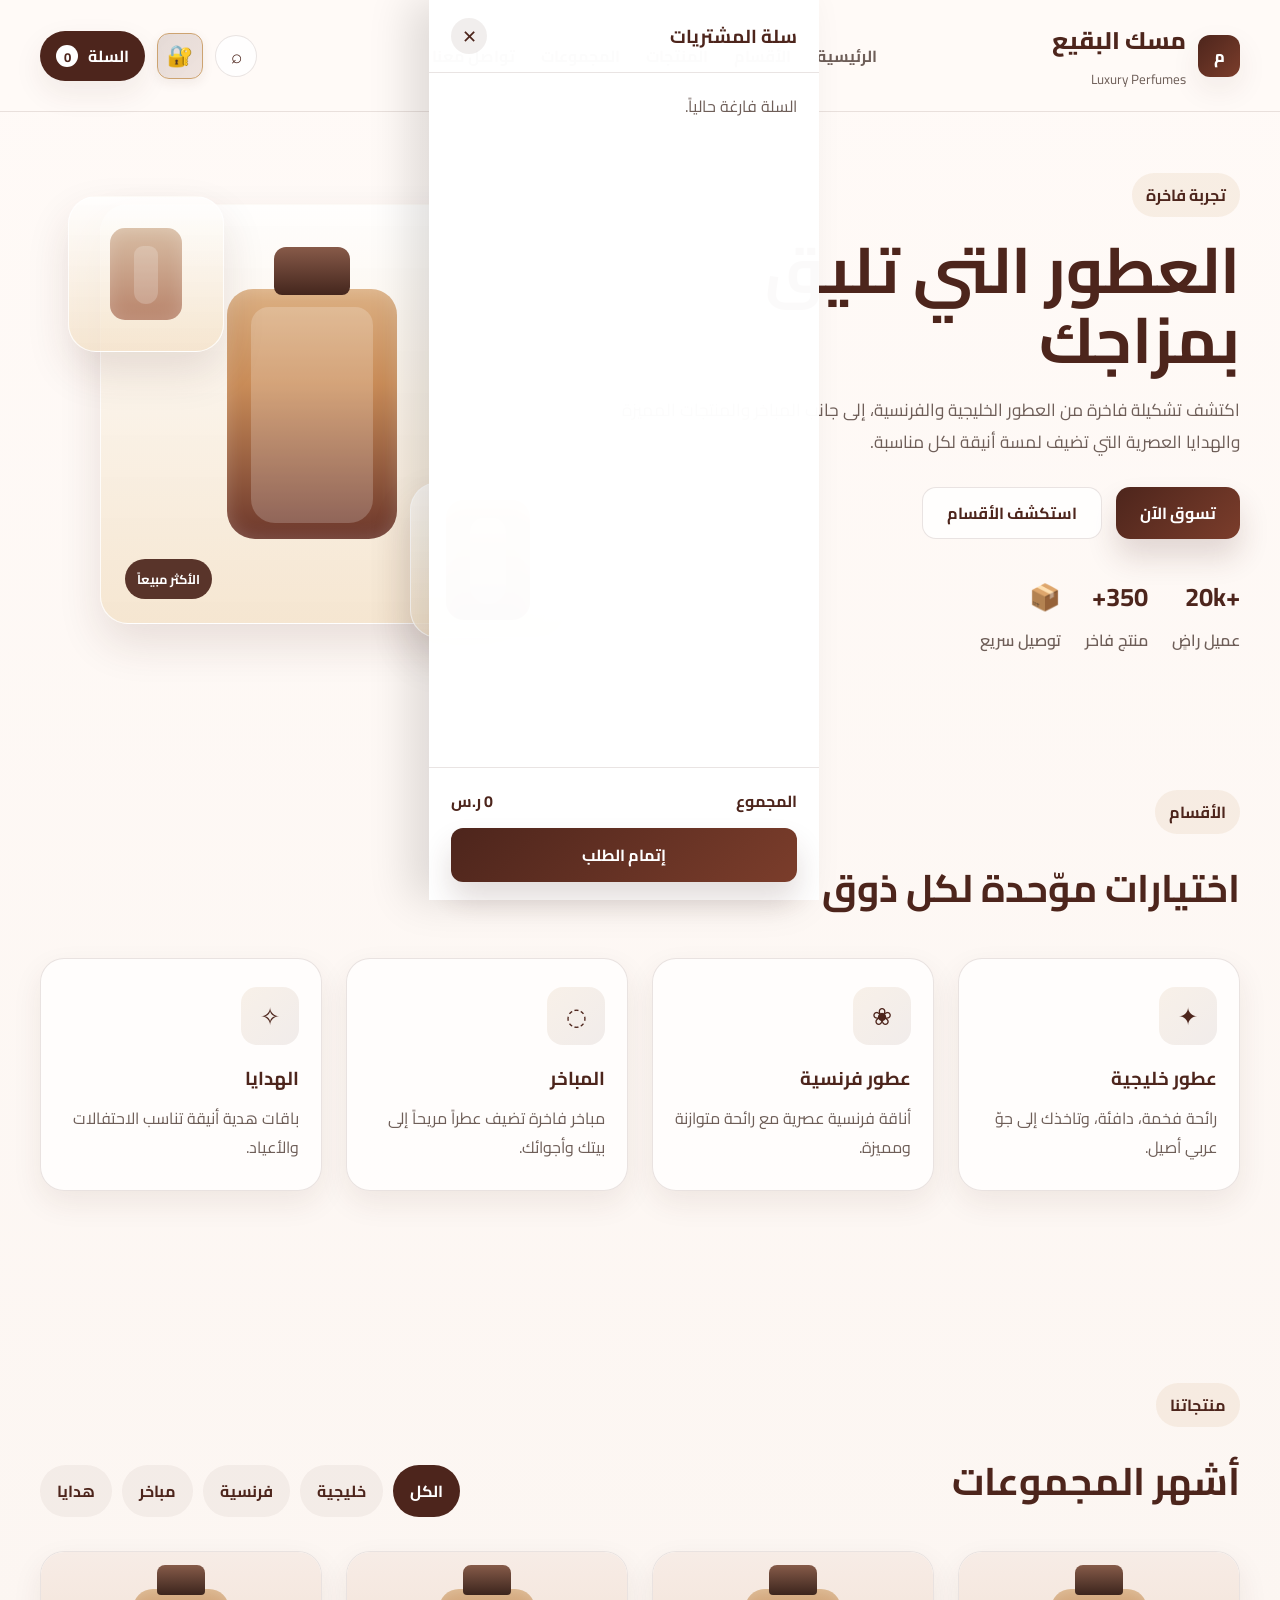
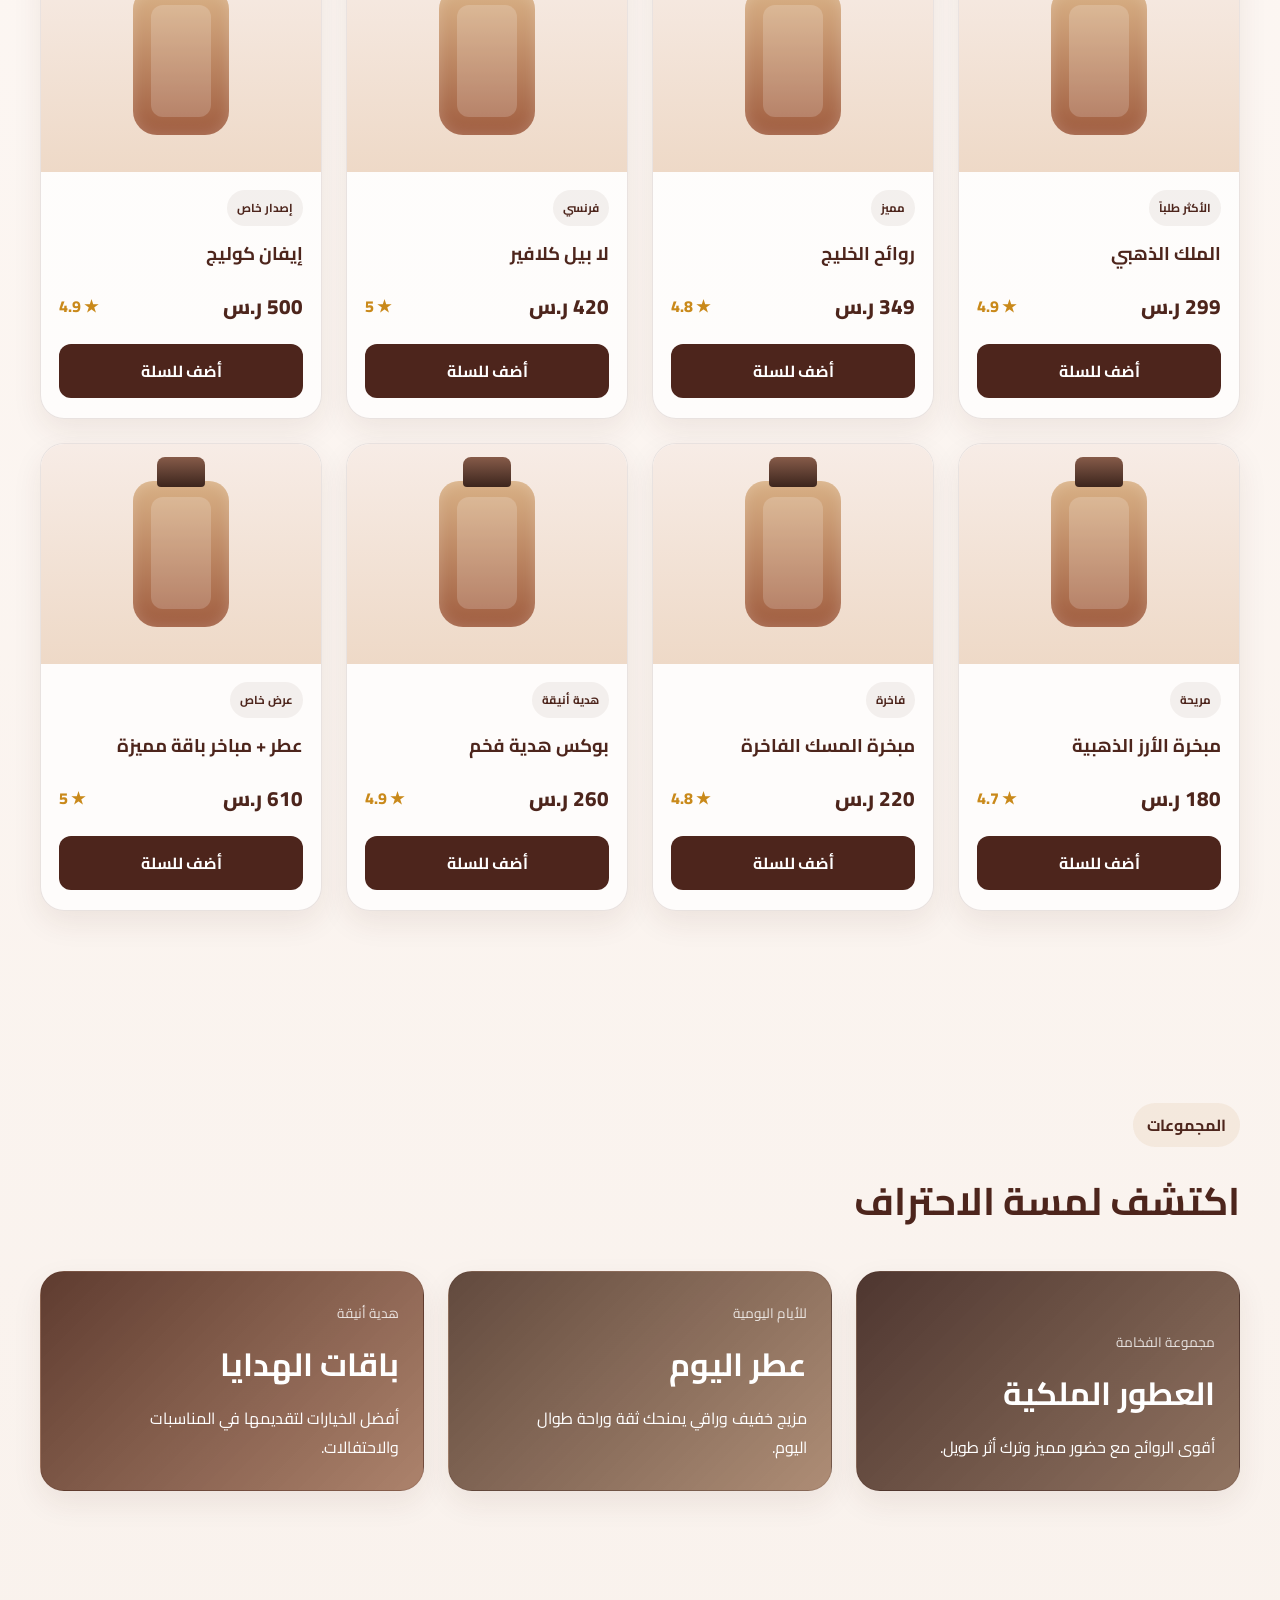
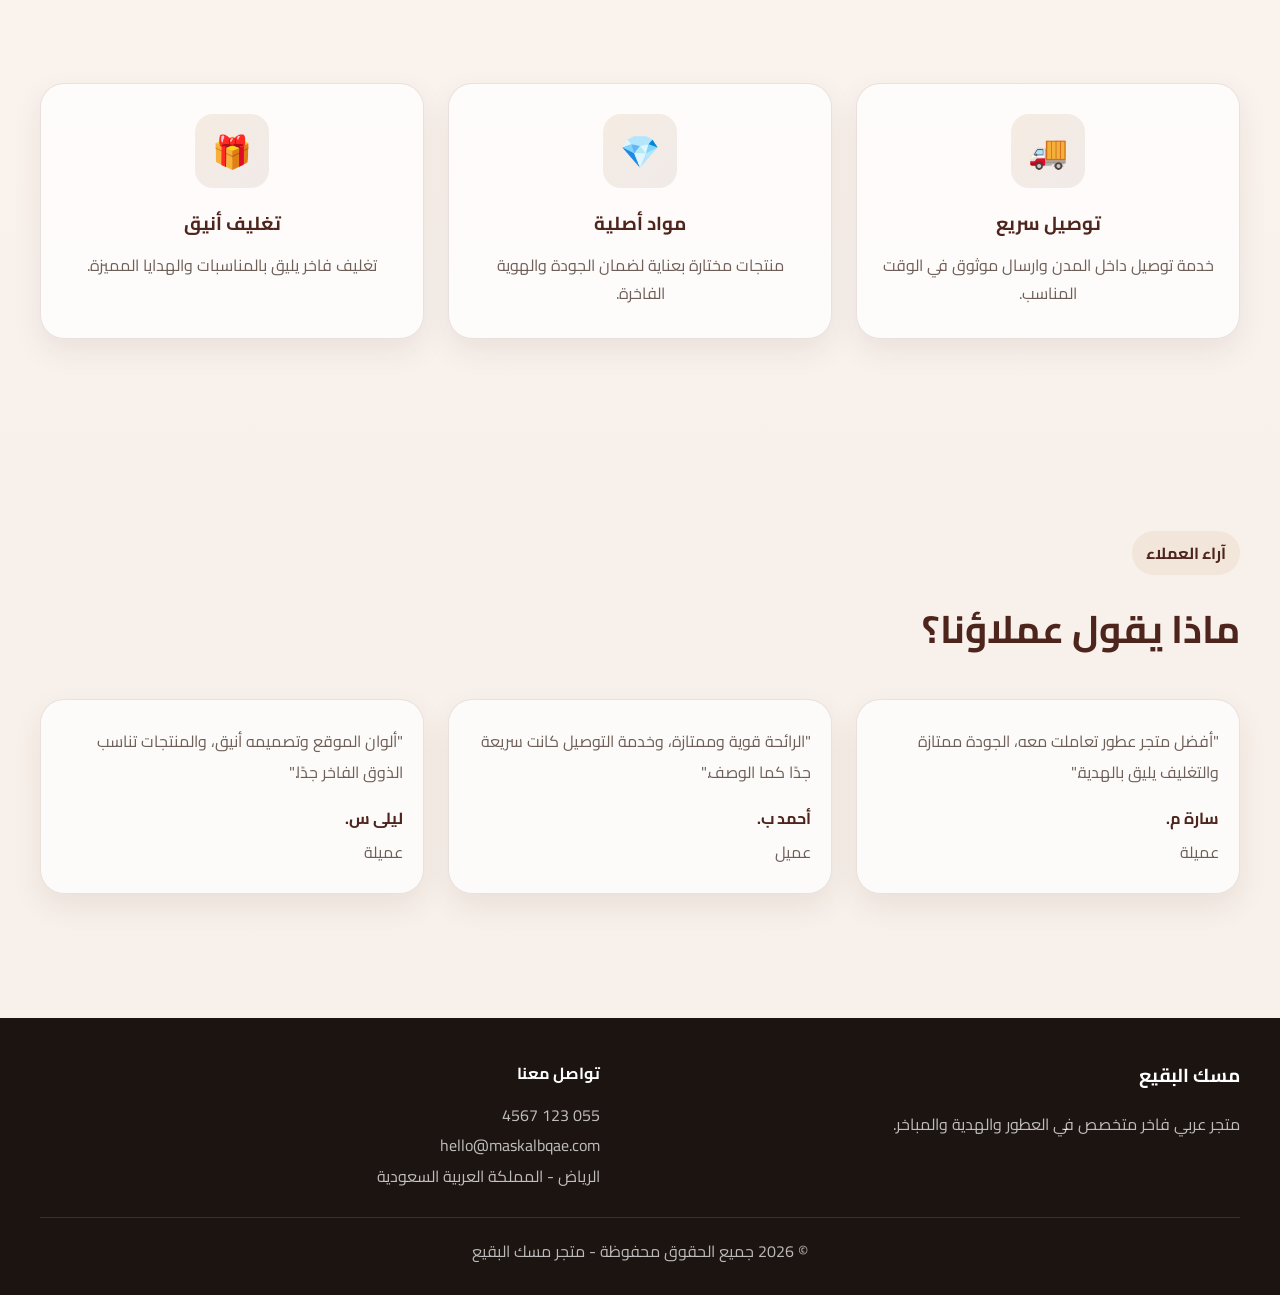
<file: index.html>
<!DOCTYPE html>
<html lang="ar" dir="rtl">
  <head>
    <meta charset="UTF-8" />
    <meta name="viewport" content="width=device-width, initial-scale=1.0" />
    <title>مسك البقيع | متجر العطور الفاخر</title>
    <meta
      name="description"
      content="متجر مسك البقيع للعطور الفاخرة والمباخر والهدايا، يقدم أفضل العطور الخليجية والفرنسية بمذاق فخم."
    />
    <link rel="preconnect" href="https://fonts.googleapis.com" />
    <link rel="preconnect" href="https://fonts.gstatic.com" crossorigin />
    <link
      href="https://fonts.googleapis.com/css2?family=Cairo:wght@400;500;600;700;800&display=swap"
      rel="stylesheet"
    />
    <link rel="stylesheet" href="styles.css" />
  </head>
  <body>
    <header class="topbar">
      <div class="container nav">
        <div class="logo-wrap">
          <div class="logo-badge">م</div>
          <div>
            <p class="brand-name">مسك البقيع</p>
            <small>Luxury Perfumes</small>
          </div>
        </div>

        <nav class="main-nav" aria-label="التنقل الرئيسي">
          <a href="#home">الرئيسية</a>
          <a href="#categories">الأقسام</a>
          <a href="#products">المنتجات</a>
          <a href="#collections">المجموعات</a>
          <a href="#contact">تواصل معنا</a>
        </nav>

        <div class="nav-actions">
          <button class="icon-btn" aria-label="بحث">⌕</button>
          <a href="admin.html" class="admin-btn" aria-label="دخول الإدارة" title="لوحة التحكم">🔐</a>
          <button class="cart-btn" id="cartToggle" aria-label="سلة المشتريات">
            <span>السلة</span>
            <span id="cart-count" class="cart-count">0</span>
          </button>
        </div>
      </div>
    </header>

    <main id="home">
      <section class="hero">
        <div class="container hero-inner">
          <div class="hero-copy">
            <span class="eyebrow">تجربة فاخرة</span>
            <h1>العطور التي تليق بمزاجك</h1>
            <p>
              اكتشف تشكيلة فاخرة من العطور الخليجية والفرنسية، إلى جانب المباخر
              والمنتجات المميزة والهدايا العصرية التي تضيف لمسة أنيقة لكل مناسبة.
            </p>

            <div class="cta-row">
              <a href="#products" class="primary-btn">تسوق الآن</a>
              <a href="#categories" class="secondary-btn">استكشف الأقسام</a>
            </div>

            <div class="hero-stats">
              <div>
                <strong>+20k</strong>
                <span>عميل راضٍ</span>
              </div>
              <div>
                <strong>350+</strong>
                <span>منتج فاخر</span>
              </div>
              <div>
                <strong>📦</strong>
                <span>توصيل سريع</span>
              </div>
            </div>
          </div>

          <div class="hero-visual" aria-label="منتجات العطور">
            <div class="glass-panel panel-main">
              <div class="bottle bottle-lg">
                <span class="bottle-cap"></span>
              </div>
              <div class="floating-badge">الأكثر مبيعاً</div>
            </div>

            <div class="glass-panel mini one">
              <div class="bottle bottle-md"></div>
            </div>

            <div class="glass-panel mini two">
              <div class="bottle bottle-sm muted"></div>
            </div>
          </div>
        </div>
      </section>

      <section id="categories" class="categories section-space">
        <div class="container">
          <div class="section-heading">
            <span class="eyebrow">الأقسام</span>
            <h2>اختيارات موّحدة لكل ذوق</h2>
          </div>

          <div class="category-grid">
            <article class="category-card category-gulf">
              <div class="icon">✦</div>
              <h3>عطور خليجية</h3>
              <p>رائحة فخمة، دافئة، وتاخذك إلى جوّ عربي أصيل.</p>
            </article>

            <article class="category-card category-french">
              <div class="icon">❀</div>
              <h3>عطور فرنسية</h3>
              <p>أناقة فرنسية عصرية مع رائحة متوازنة ومميزة.</p>
            </article>

            <article class="category-card category-incense">
              <div class="icon">◌</div>
              <h3>المباخر</h3>
              <p>مباخر فاخرة تضيف عطراً مريحاً إلى بيتك وأجوائك.</p>
            </article>

            <article class="category-card category-gifts">
              <div class="icon">✧</div>
              <h3>الهدايا</h3>
              <p>باقات هدية أنيقة تناسب الاحتفالات والأعياد.</p>
            </article>
          </div>
        </div>
      </section>

      <section id="products" class="products section-space">
        <div class="container">
          <div class="section-heading split-heading">
            <div>
              <span class="eyebrow">منتجاتنا</span>
              <h2>أشهر المجموعات</h2>
            </div>

            <div class="filter-bar" aria-label="تصفية المنتجات">
              <button class="filter-btn active" data-filter="all">الكل</button>
              <button class="filter-btn" data-filter="gulf">خليجية</button>
              <button class="filter-btn" data-filter="french">فرنسية</button>
              <button class="filter-btn" data-filter="incense">مباخر</button>
              <button class="filter-btn" data-filter="gifts">هدايا</button>
            </div>
          </div>

          <div class="product-grid" id="products-grid" aria-live="polite"></div>
        </div>
      </section>

      <section id="collections" class="collections section-space">
        <div class="container">
          <div class="section-heading">
            <span class="eyebrow">المجموعات</span>
            <h2>اكتشف لمسة الاحتراف</h2>
          </div>

          <div class="collection-grid">
            <article class="collection-box collection-royal">
              <span>مجموعة الفخامة</span>
              <h3>العطور الملكية</h3>
              <p>أقوى الروائح مع حضور مميز وترك أثر طويل.</p>
            </article>

            <article class="collection-box collection-daily">
              <span>للأيام اليومية</span>
              <h3>عطر اليوم</h3>
              <p>مزيج خفيف وراقي يمنحك ثقة وراحة طوال اليوم.</p>
            </article>

            <article class="collection-box collection-gift">
              <span>هدية أنيقة</span>
              <h3>باقات الهدايا</h3>
              <p>أفضل الخيارات لتقديمها في المناسبات والاحتفالات.</p>
            </article>
          </div>
        </div>
      </section>

      <section class="features section-space">
        <div class="container">
          <div class="feature-grid">
            <div class="feature-item">
              <div class="feature-icon">🚚</div>
              <h3>توصيل سريع</h3>
              <p>خدمة توصيل داخل المدن وارسال موثوق في الوقت المناسب.</p>
            </div>
            <div class="feature-item">
              <div class="feature-icon">💎</div>
              <h3>مواد أصلية</h3>
              <p>منتجات مختارة بعناية لضمان الجودة والهوية الفاخرة.</p>
            </div>
            <div class="feature-item">
              <div class="feature-icon">🎁</div>
              <h3>تغليف أنيق</h3>
              <p>تغليف فاخر يليق بالمناسبات والهدايا المميزة.</p>
            </div>
          </div>
        </div>
      </section>

      <section class="testimonials section-space">
        <div class="container">
          <div class="section-heading">
            <span class="eyebrow">آراء العملاء</span>
            <h2>ماذا يقول عملاؤنا؟</h2>
          </div>

          <div class="testimonial-grid">
            <div class="testimonial-card">
              <p>"أفضل متجر عطور تعاملت معه، الجودة ممتازة والتغليف يليق بالهدية."</p>
              <div class="person">
                <strong>سارة م.</strong>
                <span>عميلة</span>
              </div>
            </div>

            <div class="testimonial-card">
              <p>"الرائحة قوية وممتازة، وخدمة التوصيل كانت سريعة جدًا كما الوصف."</p>
              <div class="person">
                <strong>أحمد ب.</strong>
                <span>عميل</span>
              </div>
            </div>

            <div class="testimonial-card">
              <p>"ألوان الموقع وتصميمه أنيق، والمنتجات تناسب الذوق الفاخر جدًا."</p>
              <div class="person">
                <strong>ليلى س.</strong>
                <span>عميلة</span>
              </div>
            </div>
          </div>
        </div>
      </section>
    </main>

    <aside class="cart-panel" id="cartPanel" aria-label="سلة المشتريات">
      <div class="cart-header">
        <h3>سلة المشتريات</h3>
        <button class="close-cart" id="closeCart" aria-label="إغلاق السلة">✕</button>
      </div>

      <div class="cart-items" id="cartItems">
        <p class="empty-cart">السلة فارغة حالياً.</p>
      </div>

      <div class="cart-footer">
        <div class="cart-summary">
          <span>المجموع</span>
          <strong id="cartTotal">0 ر.س</strong>
        </div>
        <button class="checkout-btn">إتمام الطلب</button>
      </div>
    </aside>

    <div class="modal hidden" id="productModal" aria-hidden="true">
      <div class="modal-content">
        <button class="modal-close" id="closeModal" aria-label="إغلاق">✕</button>
        <div class="modal-body">
          <div class="modal-image">
            <div class="product-bottle large"></div>
          </div>
          <div class="modal-info">
            <span class="badge" id="modalBadge">فاخر</span>
            <h3 id="modalTitle">اسم المنتج</h3>
            <p id="modalDescription">
              وصف تفصيلي للمنتج يبرز أجواء العطر وخصائصه المميزة.
            </p>
            <div class="modal-meta">
              <span class="product-price" id="modalPrice">0 ر.س</span>
              <span class="product-rating" id="modalRating">★ 0</span>
            </div>
            <button class="primary-btn modal-add" id="modalAddBtn">أضف للسلة</button>
          </div>
        </div>
      </div>
    </div>

    <footer id="contact" class="site-footer">
      <div class="container footer-inner">
        <div>
          <h3>مسك البقيع</h3>
          <p>متجر عربي فاخر متخصص في العطور والهدية والمباخر.</p>
        </div>

        <div>
          <h4>تواصل معنا</h4>
          <ul>
            <li>055 123 4567</li>
            <li>hello@maskalbqae.com</li>
            <li>الرياض - المملكة العربية السعودية</li>
          </ul>
        </div>
      </div>

      <div class="container copyright">
        <p>© 2026 جميع الحقوق محفوظة - متجر مسك البقيع</p>
      </div>
    </footer>

    <script src="script.js"></script>
  </body>
</html>
</file>
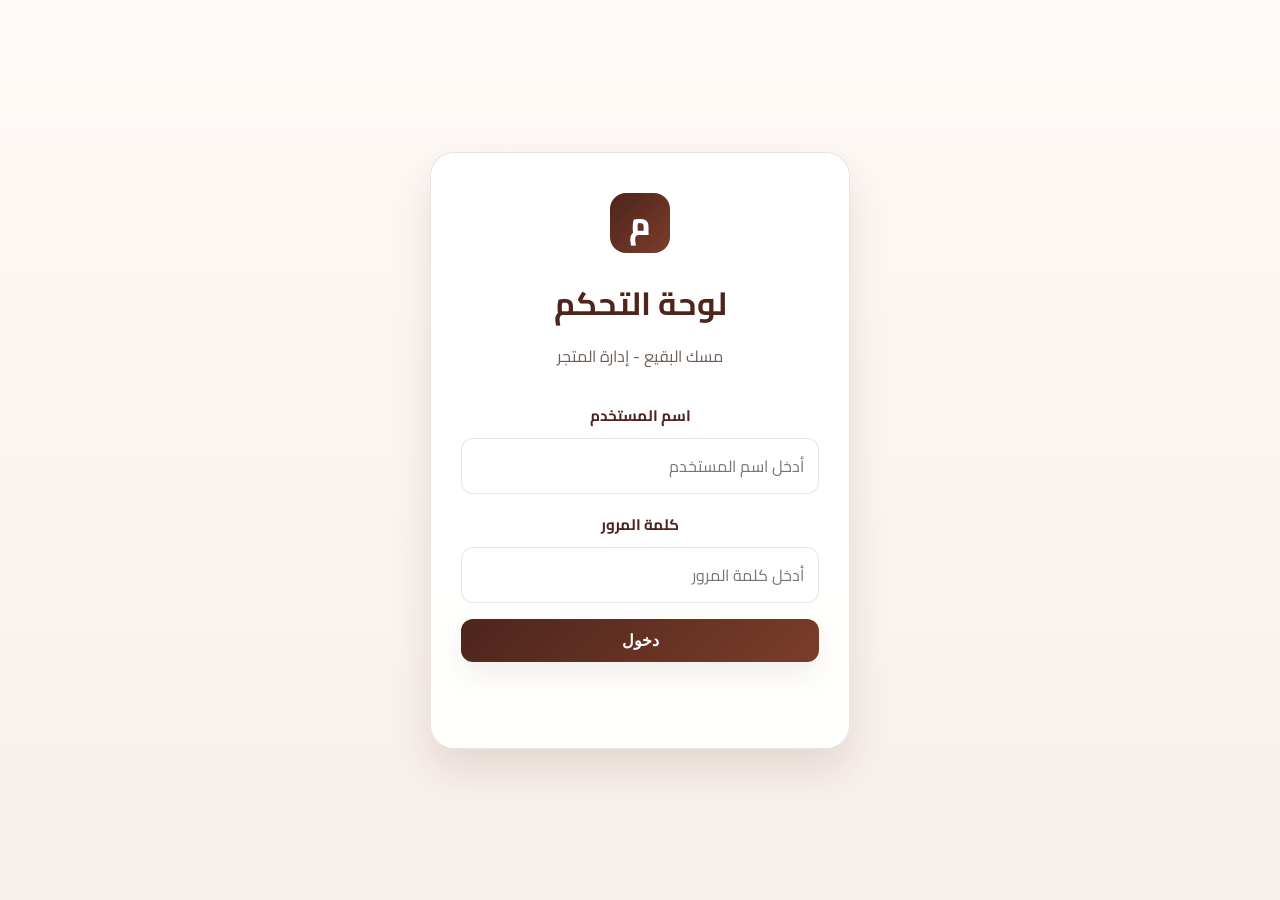
<file: admin.html>
<!DOCTYPE html>
<html lang="ar" dir="rtl">
<head>
    <meta charset="UTF-8">
    <meta name="viewport" content="width=device-width, initial-scale=1.0">
    <title>لوحة التحكم - مسك البقيع</title>
    <link rel="preconnect" href="https://fonts.googleapis.com" />
    <link rel="preconnect" href="https://fonts.gstatic.com" crossorigin />
    <link
      href="https://fonts.googleapis.com/css2?family=Cairo:wght@400;500;600;700;800&display=swap"
      rel="stylesheet"
    />
    <link rel="stylesheet" href="admin-styles.css" />
</head>
<body>
    <div class="login-container" id="loginContainer">
        <div class="login-card">
            <div class="logo-badge">م</div>
            <h1>لوحة التحكم</h1>
            <p>مسك البقيع - إدارة المتجر</p>
            
            <form id="loginForm" class="login-form">
                <div class="form-group">
                    <label for="username">اسم المستخدم</label>
                    <input type="text" id="username" placeholder="أدخل اسم المستخدم" required>
                </div>
                
                <div class="form-group">
                    <label for="password">كلمة المرور</label>
                    <input type="password" id="password" placeholder="أدخل كلمة المرور" required>
                </div>
                
                <button type="submit" class="login-btn">دخول</button>
                <p id="loginError" class="error-msg"></p>
            </form>
        </div>
    </div>

    <div class="admin-dashboard hidden" id="adminDashboard">
        <header class="admin-header">
            <div class="header-left">
                <h1>لوحة التحكم - مسك البقيع</h1>
            </div>
            <div class="header-right">
                <span id="adminUsername"></span>
                <button class="logout-btn" id="logoutBtn">تسجيل الخروج</button>
            </div>
        </header>

        <div class="admin-container">
            <nav class="admin-nav">
                <button class="nav-btn active" data-tab="products">
                    <span>📦</span>
                    <span>المنتجات</span>
                </button>
                <button class="nav-btn" data-tab="add-product">
                    <span>➕</span>
                    <span>إضافة منتج</span>
                </button>
                <button class="nav-btn" data-tab="categories">
                    <span>📂</span>
                    <span>الأقسام</span>
                </button>
                <button class="nav-btn" data-tab="stats">
                    <span>📊</span>
                    <span>الإحصائيات</span>
                </button>
            </nav>

            <main class="admin-content">
                <!-- قسم المنتجات -->
                <section id="products" class="tab-content active">
                    <div class="section-header">
                        <h2>المنتجات</h2>
                        <input type="text" id="searchInput" placeholder="بحث عن منتج..." class="search-input">
                    </div>
                    <div id="productsList" class="products-list"></div>
                </section>

                <!-- قسم إضافة منتج -->
                <section id="add-product" class="tab-content">
                    <div class="section-header">
                        <h2>إضافة منتج جديد</h2>
                    </div>
                    <form id="addProductForm" class="product-form">
                        <div class="form-row">
                            <div class="form-group">
                                <label>اسم المنتج</label>
                                <input type="text" id="productName" placeholder="أدخل اسم المنتج" required>
                            </div>
                            <div class="form-group">
                                <label>السعر</label>
                                <input type="number" id="productPrice" placeholder="أدخل السعر" min="0" required>
                            </div>
                        </div>

                        <div class="form-row">
                            <div class="form-group">
                                <label>القسم</label>
                                <select id="productCategory" required>
                                    <option value="gulf">عطور خليجية</option>
                                    <option value="french">عطور فرنسية</option>
                                    <option value="incense">مباخر</option>
                                    <option value="gifts">هدايا</option>
                                </select>
                            </div>
                            <div class="form-group">
                                <label>التقييم</label>
                                <input type="number" id="productRating" placeholder="التقييم (0-5)" min="0" max="5" step="0.1" required>
                            </div>
                        </div>

                        <div class="form-group">
                            <label>الشارة</label>
                            <input type="text" id="productBadge" placeholder="مثال: الأكثر طلباً" required>
                        </div>

                        <div class="form-group">
                            <label>الوصف</label>
                            <textarea id="productDescription" placeholder="أدخل وصف المنتج" rows="4" required></textarea>
                        </div>

                        <button type="submit" class="submit-btn">إضافة المنتج</button>
                    </form>
                </section>

                <!-- قسم الأقسام -->
                <section id="categories" class="tab-content">
                    <div class="section-header">
                        <h2>الأقسام</h2>
                    </div>
                    <div class="categories-grid">
                        <div class="category-card">
                            <h3>عطور خليجية</h3>
                            <p id="gulfCount">0</p>
                            <span>منتج</span>
                        </div>
                        <div class="category-card">
                            <h3>عطور فرنسية</h3>
                            <p id="frenchCount">0</p>
                            <span>منتج</span>
                        </div>
                        <div class="category-card">
                            <h3>مباخر</h3>
                            <p id="incenseCount">0</p>
                            <span>منتج</span>
                        </div>
                        <div class="category-card">
                            <h3>هدايا</h3>
                            <p id="giftsCount">0</p>
                            <span>منتج</span>
                        </div>
                    </div>
                </section>

                <!-- قسم الإحصائيات -->
                <section id="stats" class="tab-content">
                    <div class="section-header">
                        <h2>الإحصائيات</h2>
                    </div>
                    <div class="stats-grid">
                        <div class="stat-card">
                            <div class="stat-icon">📦</div>
                            <div class="stat-info">
                                <p id="totalProducts">0</p>
                                <span>إجمالي المنتجات</span>
                            </div>
                        </div>
                        <div class="stat-card">
                            <div class="stat-icon">⭐</div>
                            <div class="stat-info">
                                <p id="avgRating">0</p>
                                <span>متوسط التقييم</span>
                            </div>
                        </div>
                        <div class="stat-card">
                            <div class="stat-icon">💰</div>
                            <div class="stat-info">
                                <p id="avgPrice">0</p>
                                <span>متوسط السعر</span>
                            </div>
                        </div>
                    </div>
                </section>
            </main>
        </div>
    </div>

    <div id="editModal" class="modal hidden">
        <div class="modal-content">
            <div class="modal-header">
                <h2>تعديل المنتج</h2>
                <button class="close-btn" id="closeModal">×</button>
            </div>
            <form id="editProductForm" class="product-form">
                <input type="hidden" id="editProductId">
                
                <div class="form-row">
                    <div class="form-group">
                        <label>اسم المنتج</label>
                        <input type="text" id="editProductName" required>
                    </div>
                    <div class="form-group">
                        <label>السعر</label>
                        <input type="number" id="editProductPrice" min="0" required>
                    </div>
                </div>

                <div class="form-row">
                    <div class="form-group">
                        <label>القسم</label>
                        <select id="editProductCategory" required>
                            <option value="gulf">عطور خليجية</option>
                            <option value="french">عطور فرنسية</option>
                            <option value="incense">مباخر</option>
                            <option value="gifts">هدايا</option>
                        </select>
                    </div>
                    <div class="form-group">
                        <label>التقييم</label>
                        <input type="number" id="editProductRating" min="0" max="5" step="0.1" required>
                    </div>
                </div>

                <div class="form-group">
                    <label>الشارة</label>
                    <input type="text" id="editProductBadge" required>
                </div>

                <div class="form-group">
                    <label>الوصف</label>
                    <textarea id="editProductDescription" rows="4" required></textarea>
                </div>

                <div class="form-actions">
                    <button type="submit" class="submit-btn">حفظ التعديلات</button>
                    <button type="button" class="delete-btn" id="deleteBtn">حذف المنتج</button>
                </div>
            </form>
        </div>
    </div>

    <script src="admin-script.js"></script>
</body>
</html>
</file>
<file: styles.css>
:root {
  --bg: #f8f1ee;
  --panel: rgba(255, 255, 255, 0.72);
  --primary: #4d251c;
  --primary-soft: #7b3d2b;
  --accent: #cda371;
  --accent-soft: #f3e1c8;
  --text: #1d1715;
  --muted: #6e5e58;
  --line: rgba(77, 37, 28, 0.12);
  --shadow: 0 20px 44px rgba(77, 37, 28, 0.12);
  --shadow-soft: 0 12px 30px rgba(77, 37, 28, 0.08);
  --success: #10b981;
  --danger: #ef4444;
  --warning: #f59e0b;
}

* {
  box-sizing: border-box;
}

html {
  scroll-behavior: smooth;
}

body {
  margin: 0;
  font-family: "Cairo", sans-serif;
  background: linear-gradient(180deg, #fffaf7 0%, #f7efe9 100%);
  color: var(--text);
}

a {
  color: inherit;
  text-decoration: none;
}

button {
  font: inherit;
}

img {
  max-width: 100%;
}

.container {
  width: min(1200px, calc(100% - 32px));
  margin: 0 auto;
}

.section-space {
  padding: 96px 0;
}

.topbar {
  position: sticky;
  top: 0;
  z-index: 30;
  backdrop-filter: blur(18px);
  background: rgba(255, 250, 247, 0.74);
  border-bottom: 1px solid var(--line);
}

.nav {
  display: flex;
  align-items: center;
  justify-content: space-between;
  gap: 20px;
  padding: 18px 0;
}

.logo-wrap {
  display: flex;
  align-items: center;
  gap: 12px;
}

.logo-badge {
  width: 42px;
  height: 42px;
  display: grid;
  place-items: center;
  border-radius: 12px;
  background: linear-gradient(135deg, var(--primary), var(--primary-soft));
  color: #fff;
  font-weight: 800;
  box-shadow: var(--shadow-soft);
}

.brand-name {
  margin: 0;
  font-size: 1.5rem;
  font-weight: 800;
  color: var(--primary);
}

.logo-wrap small {
  color: var(--muted);
}

.main-nav {
  display: flex;
  align-items: center;
  gap: 26px;
  color: var(--muted);
  font-weight: 700;
}

.main-nav a {
  position: relative;
}

.main-nav a::after {
  content: "";
  position: absolute;
  bottom: -8px;
  left: 0;
  width: 0;
  height: 2px;
  background: var(--accent);
  transition: width 0.25s ease;
}

.main-nav a:hover::after {
  width: 100%;
}

.nav-actions {
  display: flex;
  align-items: center;
  gap: 12px;
}

.icon-btn,
.cart-btn,
.filter-btn,
.primary-btn,
.secondary-btn,
.close-cart,
.add-btn,
.checkout-btn,
.modal-close,
.modal-add {
  border: none;
  cursor: pointer;
  transition: transform 0.2s ease, opacity 0.2s ease, box-shadow 0.2s ease;
}

.icon-btn {
  width: 42px;
  height: 42px;
  border-radius: 50%;
  background: rgba(255,255,255,0.8);
  border: 1px solid var(--line);
  color: var(--primary);
  font-size: 1.2rem;
}

/* تصميم زر الإدارة المحسّن */
.admin-btn {
  display: inline-flex;
  align-items: center;
  justify-content: center;
  width: 46px;
  height: 46px;
  border-radius: 12px;
  background: linear-gradient(135deg, rgba(77, 37, 28, 0.15), rgba(123, 61, 43, 0.12));
  color: var(--primary);
  border: 1.5px solid var(--accent);
  text-decoration: none;
  font-size: 1.3rem;
  position: relative;
  overflow: hidden;
  box-shadow: 0 4px 12px rgba(77, 37, 28, 0.08);
  transition: all 0.3s cubic-bezier(0.34, 1.56, 0.64, 1);
}

.admin-btn::before {
  content: "";
  position: absolute;
  top: 0;
  left: -100%;
  width: 100%;
  height: 100%;
  background: linear-gradient(90deg, transparent, rgba(205, 163, 113, 0.2), transparent);
  transition: left 0.5s ease;
}

.admin-btn:hover {
  background: linear-gradient(135deg, rgba(77, 37, 28, 0.25), rgba(123, 61, 43, 0.2));
  border-color: var(--primary);
  box-shadow: 0 8px 20px rgba(77, 37, 28, 0.18);
  transform: translateY(-2px);
}

.admin-btn:hover::before {
  left: 100%;
}

.admin-btn::after {
  content: "إدارة";
  position: absolute;
  bottom: -22px;
  left: 50%;
  transform: translateX(-50%);
  font-size: 0.65rem;
  white-space: nowrap;
  color: var(--primary);
  font-weight: 700;
  opacity: 0;
  transition: all 0.3s ease;
}

.admin-btn:hover::after {
  bottom: -28px;
  opacity: 1;
}

.cart-btn {
  display: inline-flex;
  align-items: center;
  gap: 10px;
  padding: 10px 16px;
  border-radius: 999px;
  background: var(--primary);
  color: #fff;
  font-weight: 700;
  box-shadow: var(--shadow-soft);
}

.cart-count {
  display: inline-grid;
  place-items: center;
  width: 22px;
  height: 22px;
  border-radius: 50%;
  background: #fff;
  color: var(--primary);
  font-size: 0.82rem;
}

.hero {
  padding: 52px 0 30px;
}

.hero-inner {
  display: grid;
  grid-template-columns: 1.15fr 1fr;
  gap: 30px;
  align-items: center;
}

.eyebrow {
  display: inline-block;
  padding: 7px 14px;
  border-radius: 999px;
  background: rgba(205, 163, 113, 0.14);
  color: var(--primary);
  font-weight: 700;
  margin-bottom: 18px;
}

.hero-copy h1 {
  margin: 0;
  font-size: clamp(2.8rem, 5vw, 4.7rem);
  line-height: 1.1;
  color: var(--primary);
}

.hero-copy p {
  max-width: 640px;
  margin: 18px 0 28px;
  color: var(--muted);
  font-size: 1.08rem;
  line-height: 1.9;
}

.cta-row {
  display: flex;
  flex-wrap: wrap;
  gap: 14px;
}

.primary-btn,
.secondary-btn,
.checkout-btn,
.modal-add {
  display: inline-flex;
  align-items: center;
  justify-content: center;
  min-height: 52px;
  padding: 0 24px;
  border-radius: 14px;
  font-weight: 700;
}

.primary-btn,
.checkout-btn,
.modal-add {
  background: linear-gradient(135deg, var(--primary), var(--primary-soft));
  color: #fff;
  box-shadow: 0 18px 30px rgba(77, 37, 28, 0.16);
}

.secondary-btn {
  background: rgba(255,255,255,0.8);
  color: var(--primary);
  border: 1px solid var(--line);
}

.hero-stats {
  display: flex;
  flex-wrap: wrap;
  gap: 24px;
  margin-top: 34px;
}

.hero-stats div {
  display: flex;
  flex-direction: column;
  gap: 4px;
}

.hero-stats strong {
  font-size: 1.6rem;
  color: var(--primary);
}

.hero-stats span {
  color: var(--muted);
  font-weight: 600;
}

.hero-visual {
  position: relative;
  min-height: 500px;
  display: grid;
  place-items: center;
}

.glass-panel {
  position: absolute;
  border-radius: 28px;
  background: linear-gradient(180deg, rgba(255,255,255,0.76), rgba(243,225,200,0.8));
  border: 1px solid rgba(255,255,255,0.8);
  box-shadow: var(--shadow);
}

.panel-main {
  width: min(430px, 78%);
  height: 420px;
  display: grid;
  place-items: center;
}

.mini {
  width: 156px;
  height: 156px;
  display: grid;
  place-items: center;
}

.mini.one {
  right: 18px;
  bottom: 26px;
}

.mini.two {
  left: 28px;
  top: 32px;
}

.bottle {
  position: relative;
  border-radius: 26px 26px 28px 28px;
  background: linear-gradient(180deg, #dcb083 0%, #c98c58 38%, #6b362b 100%);
  box-shadow: inset 0 0 18px rgba(255,255,255,0.2);
}

.bottle::before {
  content: "";
  position: absolute;
  inset: 18px 24px 16px;
  border-radius: 18px 18px 24px 24px;
  background: rgba(255,255,255,0.2);
}

.bottle-lg {
  width: 170px;
  height: 250px;
}

.bottle-md {
  width: 84px;
  height: 120px;
  border-radius: 18px;
}

.bottle-sm {
  width: 72px;
  height: 92px;
  border-radius: 15px;
}

.bottle-cap {
  position: absolute;
  top: -42px;
  left: 50%;
  transform: translateX(-50%);
  width: 76px;
  height: 48px;
  border-radius: 12px 12px 8px 8px;
  background: linear-gradient(180deg, #875a49, #44261d);
}

.bottle-sm.muted {
  background: linear-gradient(180deg, #d8bda4 0%, #b8836a 100%);
}

.floating-badge {
  position: absolute;
  left: 24px;
  bottom: 24px;
  background: rgba(77, 37, 28, 0.92);
  color: #fff;
  padding: 8px 12px;
  border-radius: 999px;
  font-size: 0.8rem;
  font-weight: 700;
}

.section-heading {
  margin-bottom: 34px;
}

.section-heading h2 {
  margin: 0;
  color: var(--primary);
  font-size: clamp(2rem, 3vw, 2.9rem);
}

.split-heading {
  display: flex;
  justify-content: space-between;
  gap: 20px;
  align-items: end;
  flex-wrap: wrap;
}

.filter-bar {
  display: flex;
  flex-wrap: wrap;
  gap: 10px;
}

.filter-btn {
  background: rgba(77, 37, 28, 0.05);
  color: var(--primary);
  padding: 10px 16px;
  border: 1px solid transparent;
  border-radius: 999px;
  font-weight: 700;
}

.filter-btn.active {
  background: var(--primary);
  color: #fff;
}

.category-grid,
.feature-grid,
.testimonial-grid {
  display: grid;
  grid-template-columns: repeat(4, minmax(0, 1fr));
  gap: 24px;
}

.category-card,
.feature-item,
.testimonial-card,
.product-card,
.collection-box {
  background: rgba(255,255,255,0.72);
  border: 1px solid var(--line);
  border-radius: 24px;
  box-shadow: var(--shadow-soft);
}

.category-card {
  padding: 28px 22px;
}

.category-card .icon {
  width: 58px;
  height: 58px;
  border-radius: 16px;
  display: grid;
  place-items: center;
  background: linear-gradient(135deg, rgba(205,163,113,0.14), rgba(77,37,28,0.08));
  color: var(--primary);
  font-size: 1.5rem;
  margin-bottom: 16px;
}

.category-card h3 {
  margin: 0 0 8px;
  color: var(--primary);
}

.category-card p {
  margin: 0;
  line-height: 1.8;
  color: var(--muted);
}

.product-grid {
  display: grid;
  grid-template-columns: repeat(4, minmax(0, 1fr));
  gap: 24px;
}

.product-card {
  overflow: hidden;
}

.product-image {
  position: relative;
  height: 220px;
  background: linear-gradient(180deg, #f7ece6, #eed9c7);
  display: grid;
  place-items: center;
}

.product-bottle {
  position: relative;
  width: 96px;
  height: 146px;
  border-radius: 20px 20px 24px 24px;
  background: linear-gradient(180deg, #d9b186 0%, #a05d40 100%);
  box-shadow: inset 0 0 14px rgba(255,255,255,0.2);
}

.product-bottle.large {
  width: 138px;
  height: 190px;
}

.product-bottle::before {
  content: "";
  position: absolute;
  top: -24px;
  left: 50%;
  transform: translateX(-50%);
  width: 48px;
  height: 30px;
  border-radius: 8px 8px 4px 4px;
  background: linear-gradient(180deg, #865b49, #3c251d);
}

.product-bottle::after {
  content: "";
  position: absolute;
  inset: 16px 18px 18px;
  border-radius: 12px;
  background: rgba(255,255,255,0.18);
}

.product-body {
  padding: 18px 18px 20px;
}

.badge {
  display: inline-block;
  background: rgba(77, 37, 28, 0.06);
  color: var(--primary);
  padding: 7px 10px;
  border-radius: 999px;
  font-size: 0.72rem;
  font-weight: 700;
  margin-bottom: 10px;
}

.product-body h3 {
  margin: 0;
  color: var(--primary);
  font-size: 1.15rem;
}

.product-meta {
  display: flex;
  align-items: center;
  justify-content: space-between;
  gap: 12px;
  margin: 16px 0 18px;
}

.product-price {
  color: var(--primary);
  font-size: 1.3rem;
  font-weight: 800;
}

.product-rating {
  color: #c9891a;
  font-weight: 800;
}

.add-btn,
.checkout-btn,
.modal-add {
  width: 100%;
  border-radius: 12px;
  padding: 12px 16px;
  font-weight: 700;
}

.add-btn {
  background: var(--primary);
  color: #fff;
}

.collection-grid {
  display: grid;
  grid-template-columns: repeat(3, minmax(0, 1fr));
  gap: 24px;
}

.collection-box {
  min-height: 220px;
  padding: 28px 24px;
  display: flex;
  flex-direction: column;
  justify-content: end;
  color: #fff;
}

.collection-box span {
  font-size: 0.85rem;
  opacity: 0.82;
}

.collection-box h3 {
  margin: 8px 0 10px;
  font-size: 2rem;
}

.collection-box p {
  margin: 0;
  line-height: 1.8;
  max-width: 280px;
}

.collection-royal {
  background: linear-gradient(135deg, rgba(63,38,31,0.92), rgba(122,88,66,0.82));
}

.collection-daily {
  background: linear-gradient(135deg, rgba(84,59,46,0.92), rgba(150,109,80,0.76));
}

.collection-gift {
  background: linear-gradient(135deg, rgba(81,44,31,0.92), rgba(153,102,75,0.8));
}

.feature-grid {
  grid-template-columns: repeat(3, minmax(0, 1fr));
}

.feature-item {
  padding: 30px 22px;
  text-align: center;
}

.feature-icon {
  width: 74px;
  height: 74px;
  display: grid;
  place-items: center;
  border-radius: 18px;
  margin: 0 auto 18px;
  background: linear-gradient(135deg, rgba(205,163,113,0.18), rgba(77,37,28,0.08));
  font-size: 2rem;
}

.feature-item h3 {
  margin: 0 0 10px;
  color: var(--primary);
}

.feature-item p {
  margin: 0;
  color: var(--muted);
  line-height: 1.8;
}

.testimonial-grid {
  grid-template-columns: repeat(3, minmax(0, 1fr));
}

.testimonial-card {
  padding: 26px 20px;
}

.testimonial-card p {
  margin: 0 0 16px;
  color: var(--muted);
  line-height: 1.9;
}

.person {
  display: flex;
  flex-direction: column;
  gap: 4px;
  color: var(--primary);
}

.person span {
  color: var(--muted);
}

.cart-panel {
  position: fixed;
  top: 0;
  left: 0;
  width: min(390px, 100%);
  height: 100vh;
  background: rgba(255,255,255,0.98);
  box-shadow: -20px 0 40px rgba(0,0,0,0.12);
  transform: translateX(110%);
  transition: transform 0.3s ease;
  z-index: 40;
  display: flex;
  flex-direction: column;
}

.cart-panel.open {
  transform: translateX(0);
}

.cart-header,
.cart-footer {
  display: flex;
  align-items: center;
  justify-content: space-between;
  gap: 16px;
  padding: 18px 22px;
  border-bottom: 1px solid var(--line);
}

.cart-header h3 {
  margin: 0;
  color: var(--primary);
}

.close-cart,
.modal-close {
  width: 36px;
  height: 36px;
  border-radius: 50%;
  background: rgba(77,37,28,0.08);
  color: var(--primary);
  font-size: 1.1rem;
}

.cart-items {
  flex: 1;
  overflow: auto;
  padding: 18px 22px;
}

.empty-cart {
  color: var(--muted);
  margin: 0;
}

.cart-item {
  display: flex;
  gap: 12px;
  padding: 12px 0;
  border-bottom: 1px solid var(--line);
}

.cart-item-art {
  width: 54px;
  height: 72px;
  border-radius: 14px;
  background: linear-gradient(180deg, #d9b186 0%, #a05d40 100%);
  position: relative;
}

.cart-item-art::before {
  content: "";
  position: absolute;
  top: -12px;
  left: 50%;
  transform: translateX(-50%);
  width: 24px;
  height: 16px;
  border-radius: 6px 6px 3px 3px;
  background: linear-gradient(180deg, #8f634e, #422821);
}

.cart-item-info {
  flex: 1;
}

.cart-item-info h4 {
  margin: 0 0 4px;
  color: var(--primary);
  font-size: 1rem;
}

.cart-item-info span {
  color: var(--muted);
  font-size: 0.9rem;
}

.cart-item-price {
  font-weight: 800;
  color: var(--primary);
}

.cart-footer {
  border-top: 1px solid var(--line);
  border-bottom: none;
  display: block;
}

.cart-summary {
  display: flex;
  justify-content: space-between;
  align-items: center;
  margin-bottom: 12px;
  color: var(--primary);
  font-weight: 700;
}

.modal {
  position: fixed;
  inset: 0;
  background: rgba(20, 14, 12, 0.48);
  display: grid;
  place-items: center;
  z-index: 60;
  padding: 24px;
}

.modal.hidden {
  display: none;
}

.modal-content {
  position: relative;
  width: min(850px, 100%);
  background: rgba(255,255,255,0.97);
  border: 1px solid var(--line);
  border-radius: 24px;
  box-shadow: var(--shadow);
  padding: 20px;
}

.modal-close {
  position: absolute;
  top: 18px;
  left: 18px;
}

.modal-body {
  display: grid;
  grid-template-columns: 0.95fr 1.05fr;
  gap: 20px;
  align-items: center;
}

.modal-image {
  min-height: 320px;
  background: linear-gradient(180deg, #f7eae0, #efdcc8);
  border-radius: 20px;
  display: grid;
  place-items: center;
}

.modal-info {
  padding: 12px 8px;
}

.modal-info h3 {
  margin: 10px 0 12px;
  color: var(--primary);
  font-size: clamp(1.8rem, 3vw, 2.5rem);
}

.modal-info p {
  color: var(--muted);
  line-height: 1.9;
  margin: 0 0 18px;
}

.modal-meta {
  display: flex;
  align-items: center;
  justify-content: space-between;
  gap: 12px;
  margin-bottom: 18px;
}

.site-footer {
  background: #1b1411;
  color: #f4ece7;
  margin-top: 28px;
  padding-top: 40px;
}

.footer-inner {
  display: grid;
  grid-template-columns: 1.1fr 1fr;
  gap: 24px;
  padding-bottom: 26px;
}

.site-footer h3,
.site-footer h4 {
  margin: 0 0 12px;
  color: #fff;
}

.site-footer p,
.site-footer li {
  color: rgba(255,255,255,0.72);
  line-height: 1.9;
}

.site-footer ul {
  list-style: none;
  padding: 0;
  margin: 0;
}

.copyright {
  border-top: 1px solid rgba(255,255,255,0.12);
  padding: 18px 0 28px;
}

.copyright p {
  margin: 0;
  text-align: center;
  color: rgba(255,255,255,0.7);
}

@media (max-width: 980px) {
  .category-grid,
  .product-grid,
  .testimonial-grid,
  .feature-grid {
    grid-template-columns: repeat(2, minmax(0, 1fr));
  }

  .hero-inner,
  .modal-body,
  .collection-grid,
  .footer-inner {
    grid-template-columns: 1fr;
  }

  .main-nav {
    display: none;
  }
}

@media (max-width: 640px) {
  .category-grid,
  .product-grid,
  .feature-grid,
  .testimonial-grid,
  .collection-grid {
    grid-template-columns: 1fr;
  }

  .nav {
    flex-wrap: wrap;
  }

  .nav-actions {
    width: 100%;
    justify-content: space-between;
  }

  .hero-copy h1 {
    font-size: 2.5rem;
  }

  .promo-box {
    padding: 22px 18px;
  }
}
</file>
<file: admin-styles.css>
:root {
  --primary: #4d251c;
  --primary-soft: #7b3d2b;
  --accent: #cda371;
  --text: #1d1715;
  --muted: #6e5e58;
  --bg: #f8f1ee;
  --panel: rgba(255, 255, 255, 0.72);
  --line: rgba(77, 37, 28, 0.12);
  --shadow: 0 20px 44px rgba(77, 37, 28, 0.12);
  --shadow-soft: 0 12px 30px rgba(77, 37, 28, 0.08);
}

* {
  box-sizing: border-box;
}

body {
  margin: 0;
  font-family: 'Cairo', sans-serif;
  background: linear-gradient(180deg, #fffaf7 0%, #f7efe9 100%);
  color: var(--text);
}

.login-container {
  display: flex;
  align-items: center;
  justify-content: center;
  min-height: 100vh;
  padding: 20px;
}

.login-card {
  width: min(420px, 100%);
  background: rgba(255, 255, 255, 0.95);
  border: 1px solid var(--line);
  border-radius: 24px;
  padding: 40px 30px;
  box-shadow: var(--shadow);
  text-align: center;
}

.logo-badge {
  width: 60px;
  height: 60px;
  display: grid;
  place-items: center;
  background: linear-gradient(135deg, var(--primary), var(--primary-soft));
  color: #fff;
  border-radius: 16px;
  font-size: 2rem;
  font-weight: 800;
  margin: 0 auto 20px;
}

.login-card h1 {
  margin: 0 0 8px;
  color: var(--primary);
  font-size: 2rem;
}

.login-card p {
  margin: 0 0 30px;
  color: var(--muted);
}

.login-form {
  display: flex;
  flex-direction: column;
  gap: 16px;
}

.form-group {
  display: flex;
  flex-direction: column;
  gap: 8px;
}

.form-group label {
  color: var(--primary);
  font-weight: 700;
  font-size: 0.95rem;
}

.form-group input,
.form-group select,
.form-group textarea {
  padding: 12px 14px;
  border: 1px solid var(--line);
  border-radius: 12px;
  font-family: inherit;
  font-size: 1rem;
  color: var(--text);
  background: rgba(255, 255, 255, 0.8);
  transition: border-color 0.2s ease, box-shadow 0.2s ease;
}

.form-group input:focus,
.form-group select:focus,
.form-group textarea:focus {
  outline: none;
  border-color: var(--accent);
  box-shadow: 0 0 0 3px rgba(205, 163, 113, 0.1);
}

.login-btn {
  padding: 12px 20px;
  background: linear-gradient(135deg, var(--primary), var(--primary-soft));
  color: #fff;
  border: none;
  border-radius: 12px;
  font-weight: 700;
  font-size: 1rem;
  cursor: pointer;
  box-shadow: var(--shadow-soft);
  transition: transform 0.2s ease, box-shadow 0.2s ease;
}

.login-btn:hover {
  transform: translateY(-2px);
  box-shadow: var(--shadow);
}

.error-msg {
  color: #c73839;
  margin: 0;
  text-align: center;
  font-size: 0.9rem;
}

.hidden {
  display: none !important;
}

.admin-dashboard {
  display: flex;
  flex-direction: column;
  min-height: 100vh;
}

.admin-header {
  background: linear-gradient(135deg, var(--primary), var(--primary-soft));
  color: #fff;
  padding: 18px 24px;
  display: flex;
  justify-content: space-between;
  align-items: center;
  box-shadow: var(--shadow-soft);
}

.admin-header h1 {
  margin: 0;
  font-size: 1.5rem;
}

.header-right {
  display: flex;
  align-items: center;
  gap: 16px;
}

.logout-btn {
  padding: 10px 16px;
  background: rgba(255, 255, 255, 0.2);
  color: #fff;
  border: 1px solid rgba(255, 255, 255, 0.3);
  border-radius: 8px;
  cursor: pointer;
  font-weight: 700;
  transition: all 0.2s ease;
}

.logout-btn:hover {
  background: rgba(255, 255, 255, 0.3);
}

.admin-container {
  display: flex;
  flex: 1;
  overflow: hidden;
}

.admin-nav {
  width: 220px;
  background: rgba(255, 255, 255, 0.6);
  border-right: 1px solid var(--line);
  padding: 20px 0;
  display: flex;
  flex-direction: column;
  gap: 8px;
}

.nav-btn {
  display: flex;
  align-items: center;
  gap: 12px;
  padding: 14px 16px;
  background: none;
  border: none;
  color: var(--muted);
  cursor: pointer;
  font-weight: 700;
  transition: all 0.2s ease;
  border-left: 3px solid transparent;
  margin: 0 8px;
  border-radius: 0 8px 8px 0;
}

.nav-btn:hover {
  color: var(--primary);
  background: rgba(77, 37, 28, 0.04);
}

.nav-btn.active {
  color: #fff;
  background: linear-gradient(135deg, var(--primary), var(--primary-soft));
  border-left-color: var(--accent);
}

.admin-content {
  flex: 1;
  padding: 30px;
  overflow: auto;
}

.tab-content {
  display: none;
}

.tab-content.active {
  display: block;
}

.section-header {
  display: flex;
  justify-content: space-between;
  align-items: center;
  gap: 16px;
  margin-bottom: 24px;
}

.section-header h2 {
  margin: 0;
  color: var(--primary);
  font-size: 1.8rem;
}

.search-input {
  padding: 10px 14px;
  border: 1px solid var(--line);
  border-radius: 12px;
  width: 250px;
  font-family: inherit;
}

.product-form {
  background: rgba(255, 255, 255, 0.8);
  border: 1px solid var(--line);
  border-radius: 16px;
  padding: 30px;
  max-width: 600px;
}

.form-row {
  display: grid;
  grid-template-columns: 1fr 1fr;
  gap: 16px;
}

.form-group {
  display: flex;
  flex-direction: column;
  gap: 8px;
}

.product-form .form-group textarea {
  font-family: inherit;
  resize: vertical;
}

.submit-btn {
  padding: 14px 28px;
  background: linear-gradient(135deg, var(--primary), var(--primary-soft));
  color: #fff;
  border: none;
  border-radius: 12px;
  font-weight: 700;
  font-size: 1rem;
  cursor: pointer;
  width: 100%;
  box-shadow: var(--shadow-soft);
  transition: all 0.2s ease;
  margin-top: 20px;
}

.submit-btn:hover {
  transform: translateY(-2px);
  box-shadow: var(--shadow);
}

.products-list {
  display: grid;
  gap: 16px;
}

.product-item {
  background: rgba(255, 255, 255, 0.8);
  border: 1px solid var(--line);
  border-radius: 12px;
  padding: 16px;
  display: flex;
  justify-content: space-between;
  align-items: center;
  cursor: pointer;
  transition: all 0.2s ease;
}

.product-item:hover {
  box-shadow: var(--shadow-soft);
  transform: translateY(-2px);
}

.product-info h3 {
  margin: 0;
  color: var(--primary);
}

.product-info span {
  color: var(--muted);
  font-size: 0.9rem;
}

.product-meta {
  display: flex;
  gap: 16px;
  align-items: center;
}

.product-price {
  font-weight: 800;
  color: var(--primary);
}

.product-category {
  background: rgba(77, 37, 28, 0.08);
  padding: 6px 12px;
  border-radius: 6px;
  font-size: 0.85rem;
  color: var(--primary);
  font-weight: 700;
}

.edit-btn {
  padding: 8px 14px;
  background: var(--accent);
  color: #fff;
  border: none;
  border-radius: 8px;
  cursor: pointer;
  font-weight: 700;
  transition: all 0.2s ease;
}

.edit-btn:hover {
  opacity: 0.9;
}

.categories-grid {
  display: grid;
  grid-template-columns: repeat(4, minmax(0, 1fr));
  gap: 16px;
}

.category-card {
  background: rgba(255, 255, 255, 0.8);
  border: 1px solid var(--line);
  border-radius: 12px;
  padding: 20px;
  text-align: center;
}

.category-card h3 {
  margin: 0 0 12px;
  color: var(--primary);
}

.category-card p {
  margin: 0;
  font-size: 2rem;
  font-weight: 800;
  color: var(--accent);
}

.category-card span {
  color: var(--muted);
  font-size: 0.9rem;
}

.stats-grid {
  display: grid;
  grid-template-columns: repeat(3, minmax(0, 1fr));
  gap: 16px;
}

.stat-card {
  background: rgba(255, 255, 255, 0.8);
  border: 1px solid var(--line);
  border-radius: 12px;
  padding: 24px;
  display: flex;
  gap: 16px;
  align-items: center;
}

.stat-icon {
  font-size: 2.5rem;
}

.stat-info p {
  margin: 0;
  font-size: 2rem;
  font-weight: 800;
  color: var(--primary);
}

.stat-info span {
  color: var(--muted);
  font-size: 0.9rem;
}

.modal {
  position: fixed;
  inset: 0;
  background: rgba(20, 14, 12, 0.48);
  display: grid;
  place-items: center;
  z-index: 100;
  padding: 20px;
}

.modal-content {
  width: min(600px, 100%);
  background: rgba(255, 255, 255, 0.98);
  border: 1px solid var(--line);
  border-radius: 16px;
  box-shadow: var(--shadow);
  padding: 0;
  max-height: 90vh;
  overflow: auto;
}

.modal-header {
  display: flex;
  justify-content: space-between;
  align-items: center;
  padding: 24px;
  border-bottom: 1px solid var(--line);
}

.modal-header h2 {
  margin: 0;
  color: var(--primary);
}

.close-btn {
  width: 36px;
  height: 36px;
  border: none;
  background: rgba(77, 37, 28, 0.08);
  border-radius: 50%;
  font-size: 1.5rem;
  cursor: pointer;
  color: var(--primary);
  transition: all 0.2s ease;
}

.close-btn:hover {
  background: rgba(77, 37, 28, 0.12);
}

.modal-content .product-form {
  border: none;
  background: none;
  padding: 24px;
  max-width: none;
}

.form-actions {
  display: flex;
  gap: 12px;
  margin-top: 20px;
}

.delete-btn {
  padding: 14px 28px;
  background: #c73839;
  color: #fff;
  border: none;
  border-radius: 12px;
  font-weight: 700;
  cursor: pointer;
  flex: 1;
  transition: all 0.2s ease;
}

.delete-btn:hover {
  opacity: 0.9;
}

@media (max-width: 980px) {
  .admin-container {
    flex-direction: column;
  }

  .admin-nav {
    width: 100%;
    flex-direction: row;
    border-right: none;
    border-bottom: 1px solid var(--line);
  }

  .categories-grid {
    grid-template-columns: repeat(2, minmax(0, 1fr));
  }

  .stats-grid {
    grid-template-columns: 1fr;
  }
}

@media (max-width: 640px) {
  .section-header {
    flex-direction: column;
    align-items: flex-start;
  }

  .search-input {
    width: 100%;
  }

  .form-row {
    grid-template-columns: 1fr;
  }

  .categories-grid {
    grid-template-columns: 1fr;
  }

  .product-item {
    flex-direction: column;
    align-items: flex-start;
  }
}
</file>
